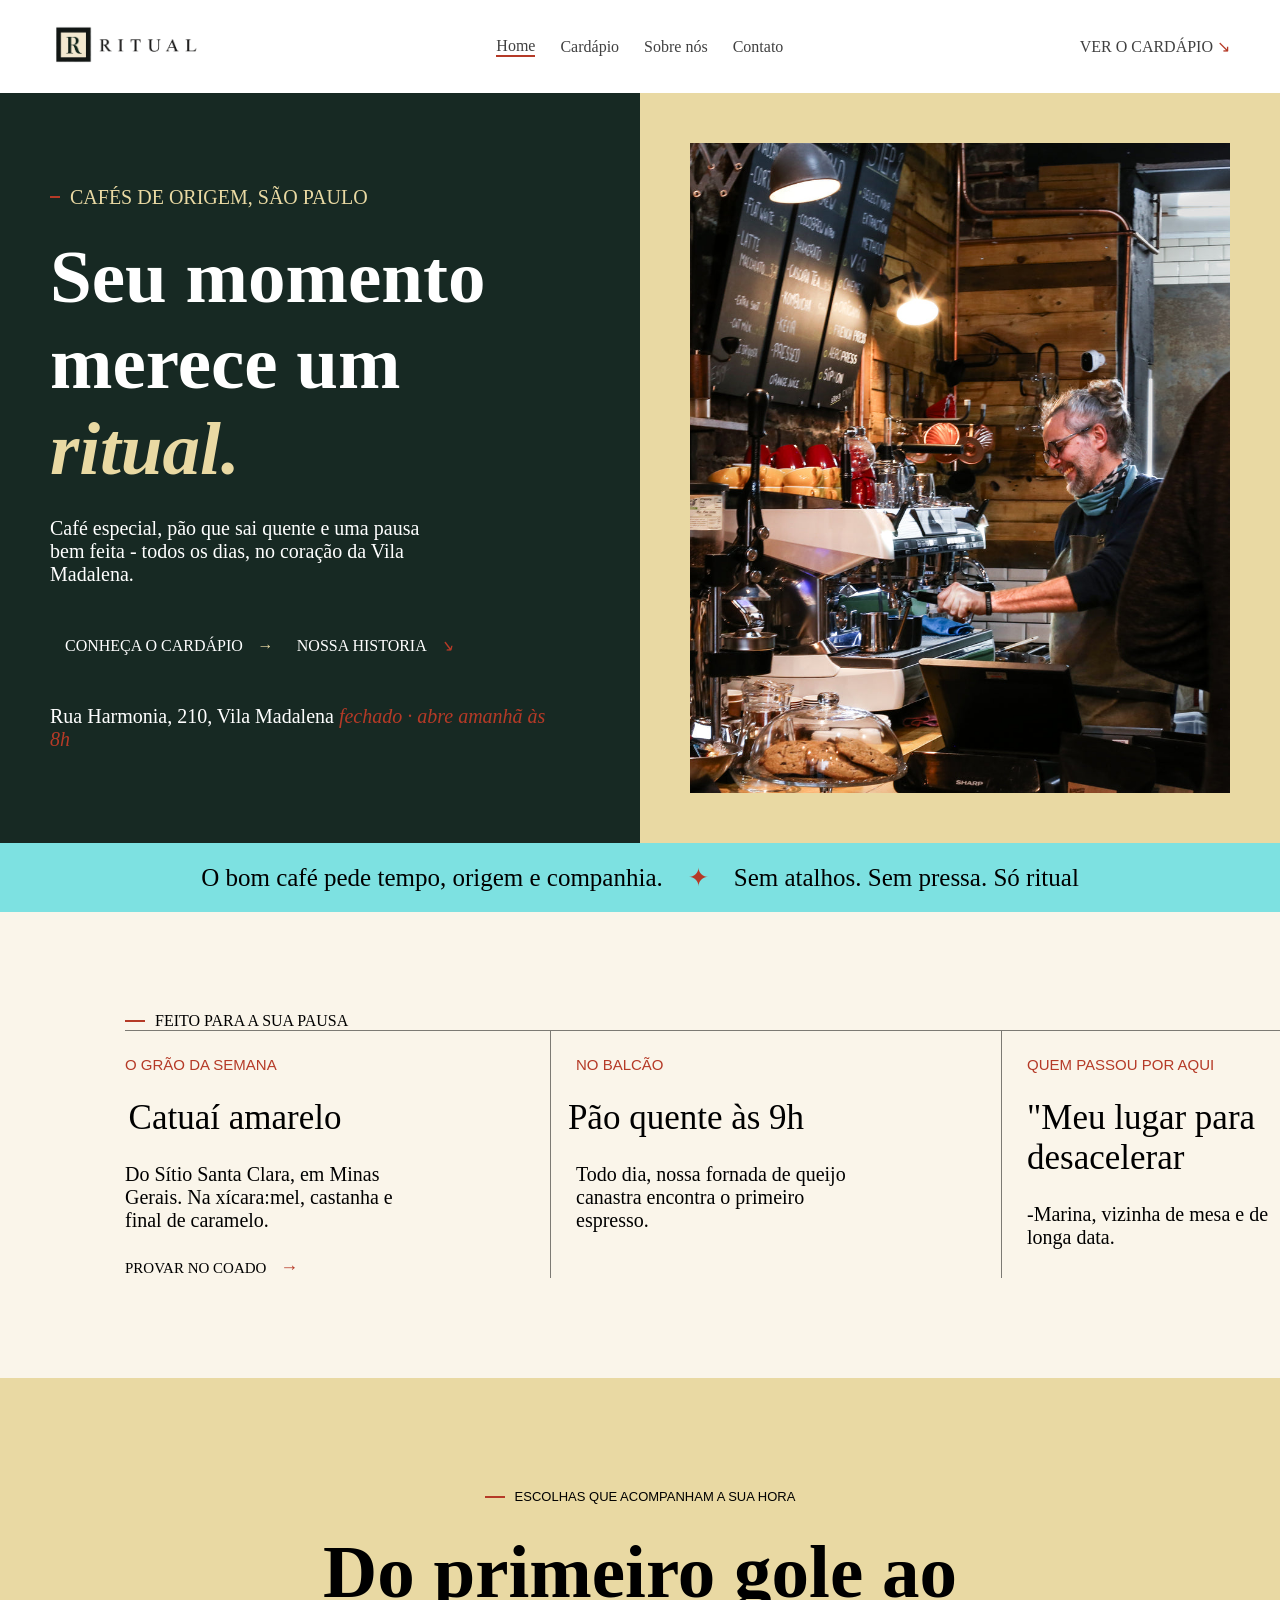
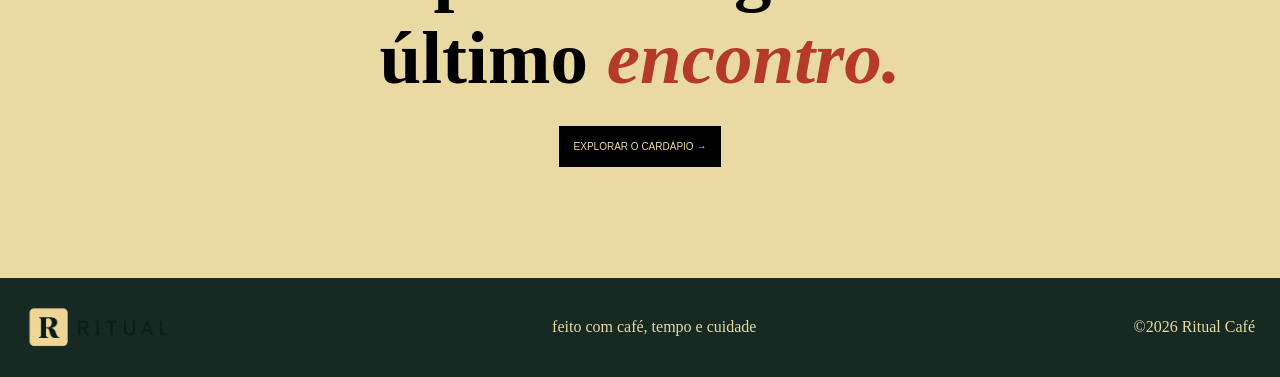
<file: index.html>
<!DOCTYPE html>
<html lang="pt-br">

<head>
    <meta charset="UTF-8">
    <meta name="viewport" content="width=device-width, initial-scale=1.0">
    <link rel="stylesheet" href="style.css">
    <title>Home</title>
</head>

<body>
    <header>
        <img src="images/logo header.png" alt="Logo">

        <nav>
            <a href="" class="select">Home</a>
            <a href="cardapio.html">Cardápio</a>
            <a href="sobre.html">Sobre nós</a>
            <a href="Contato.html">Contato</a>
        </nav>

        <a href="">VER O CARDÁPIO <span>↘</span></a>
    </header>

    <main>
        <div class="htext">
            <div>
                <div class="traco"></div>
                <p> CAFÉS DE ORIGEM, SÃO PAULO</p>
            </div>

            <h1>Seu momento merece um <span>ritual.</span></h1>

            <p>Café especial, pão que sai quente e uma pausa bem feita - todos os dias, no coração da Vila Madalena.</p>

            <p class="ch">CONHEÇA O CARDÁPIO <span>→</span> NOSSA HISTORIA <span class="dgb">↘</span></p>

            <p class="rua">Rua Harmonia, 210, Vila Madalena <span>fechado · abre amanhã às 8h</span></p>
        </div>

        <div class="himg">
            <div class="img"></div>
        </div>
    </main>

    <section class="azul">
        <p>O bom café pede tempo, origem e companhia.</p>
        <span>&#10022;</span>
        <p>Sem atalhos. Sem pressa. Só ritual</p>
    </section>

    <section class="pausa">
        <div class="descp">
            <p>
            <div class="traco"></div>FEITO PARA A SUA PAUSA</p>
        </div>

        <section class="partes">
            <div class="parte p1">
                <p class="desq">O GRÃO DA SEMANA</p>
                <h2>Catuaí amarelo</h2>
                <p>Do Sítio Santa Clara, em Minas Gerais. Na xícara:mel, castanha e final de caramelo.</p>

                <p class="prova">PROVAR NO COADO <span>→</span></p>
            </div>

            <div class="parte">
                <p class="desq">NO BALCÃO</p>
                <h2>Pão quente às 9h</h2>
                <p>Todo dia, nossa fornada de queijo canastra encontra o primeiro espresso.</p>
            </div>

            <div class="parte p3">
                <p class="desq">QUEM PASSOU POR AQUI</p>
                <h2 class="tx3">"Meu lugar para desacelerar</h2>
                <p>-Marina, vizinha de mesa e de longa data.</p>
            </div>
        </section>
    </section>

    <section class="gole">
        <div>
            <p>
            <div class="traco"></div>ESCOLHAS QUE ACOMPANHAM A SUA HORA</p>
        </div>
        <h2>Do primeiro gole ao último <span>encontro.</span></h2>

        <button>EXPLORAR O CARDÁPIO →</button>
    </section>

    <footer>
        <img src="images/logo footer.png" alt="">

        <p>feito com café, tempo e cuidade</p>

        <p>©2026 Ritual Café</p>
    </footer>
</body>

</html>
</file>
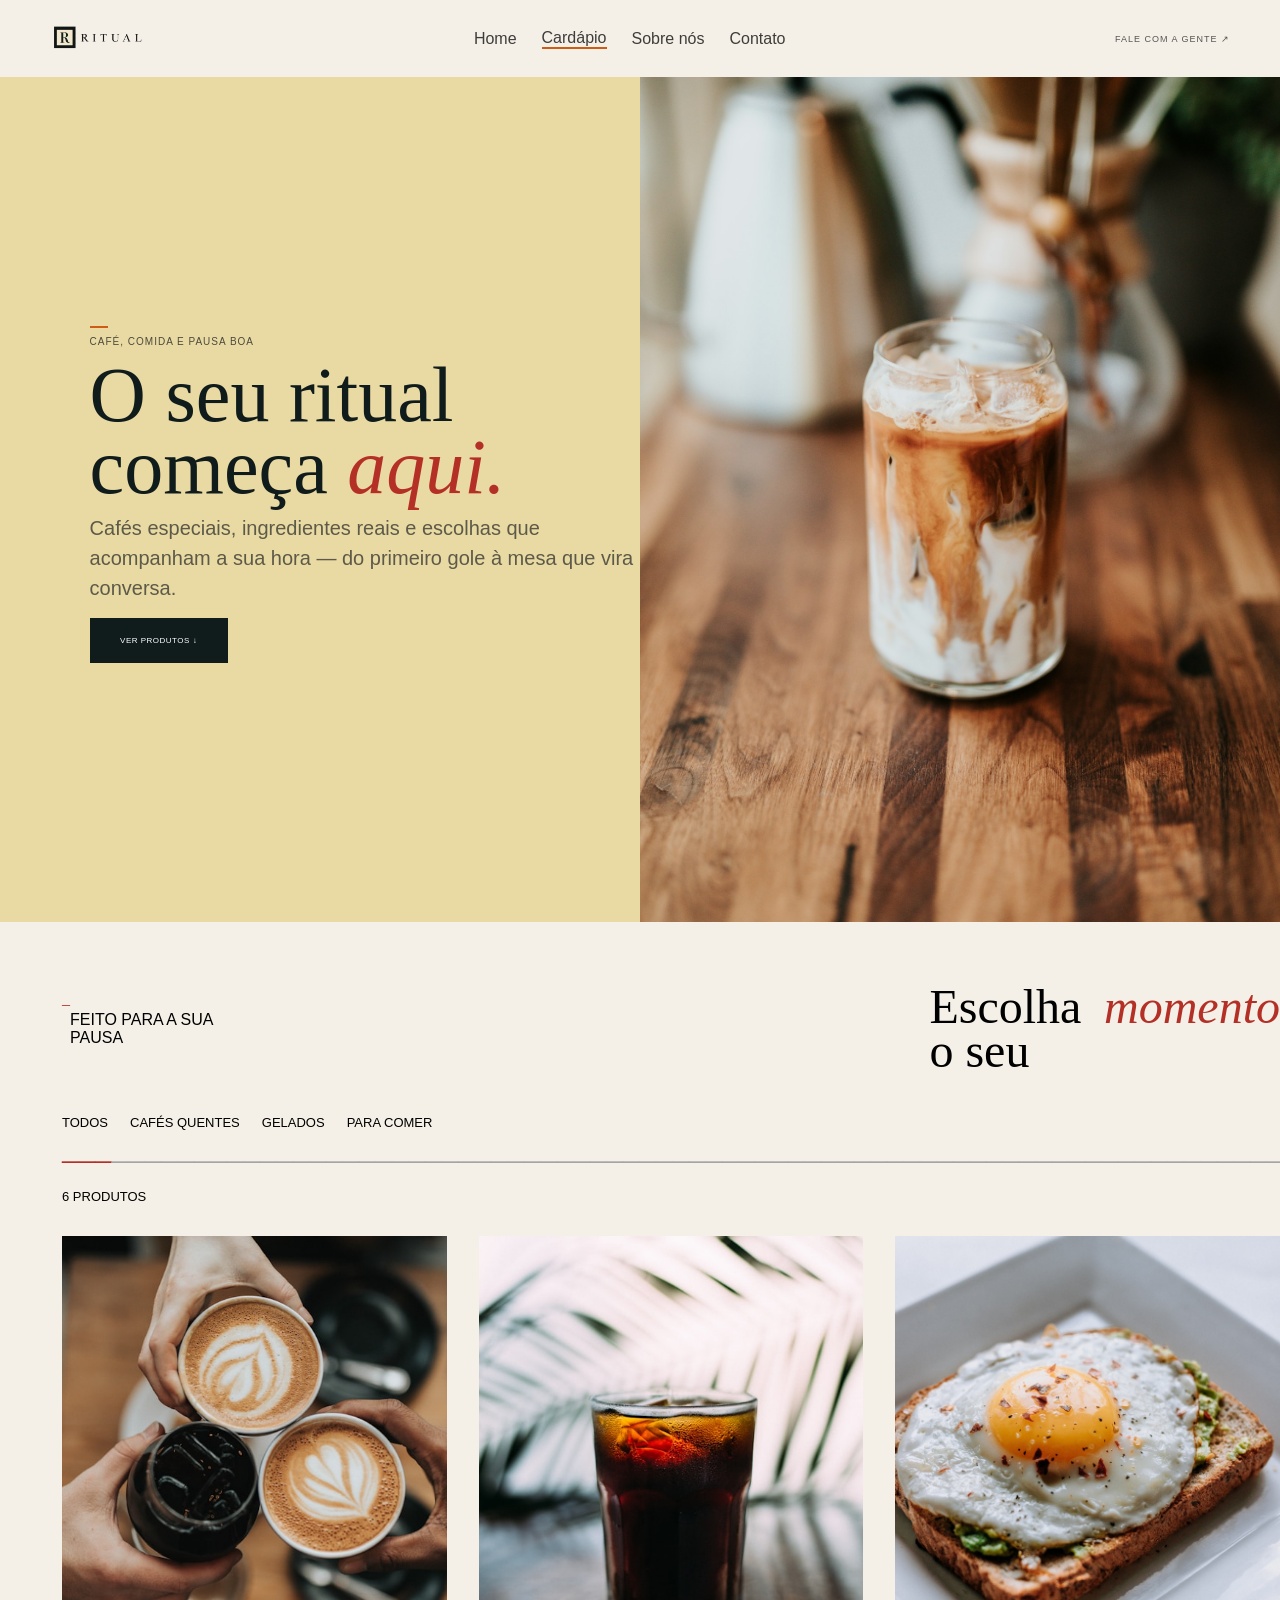
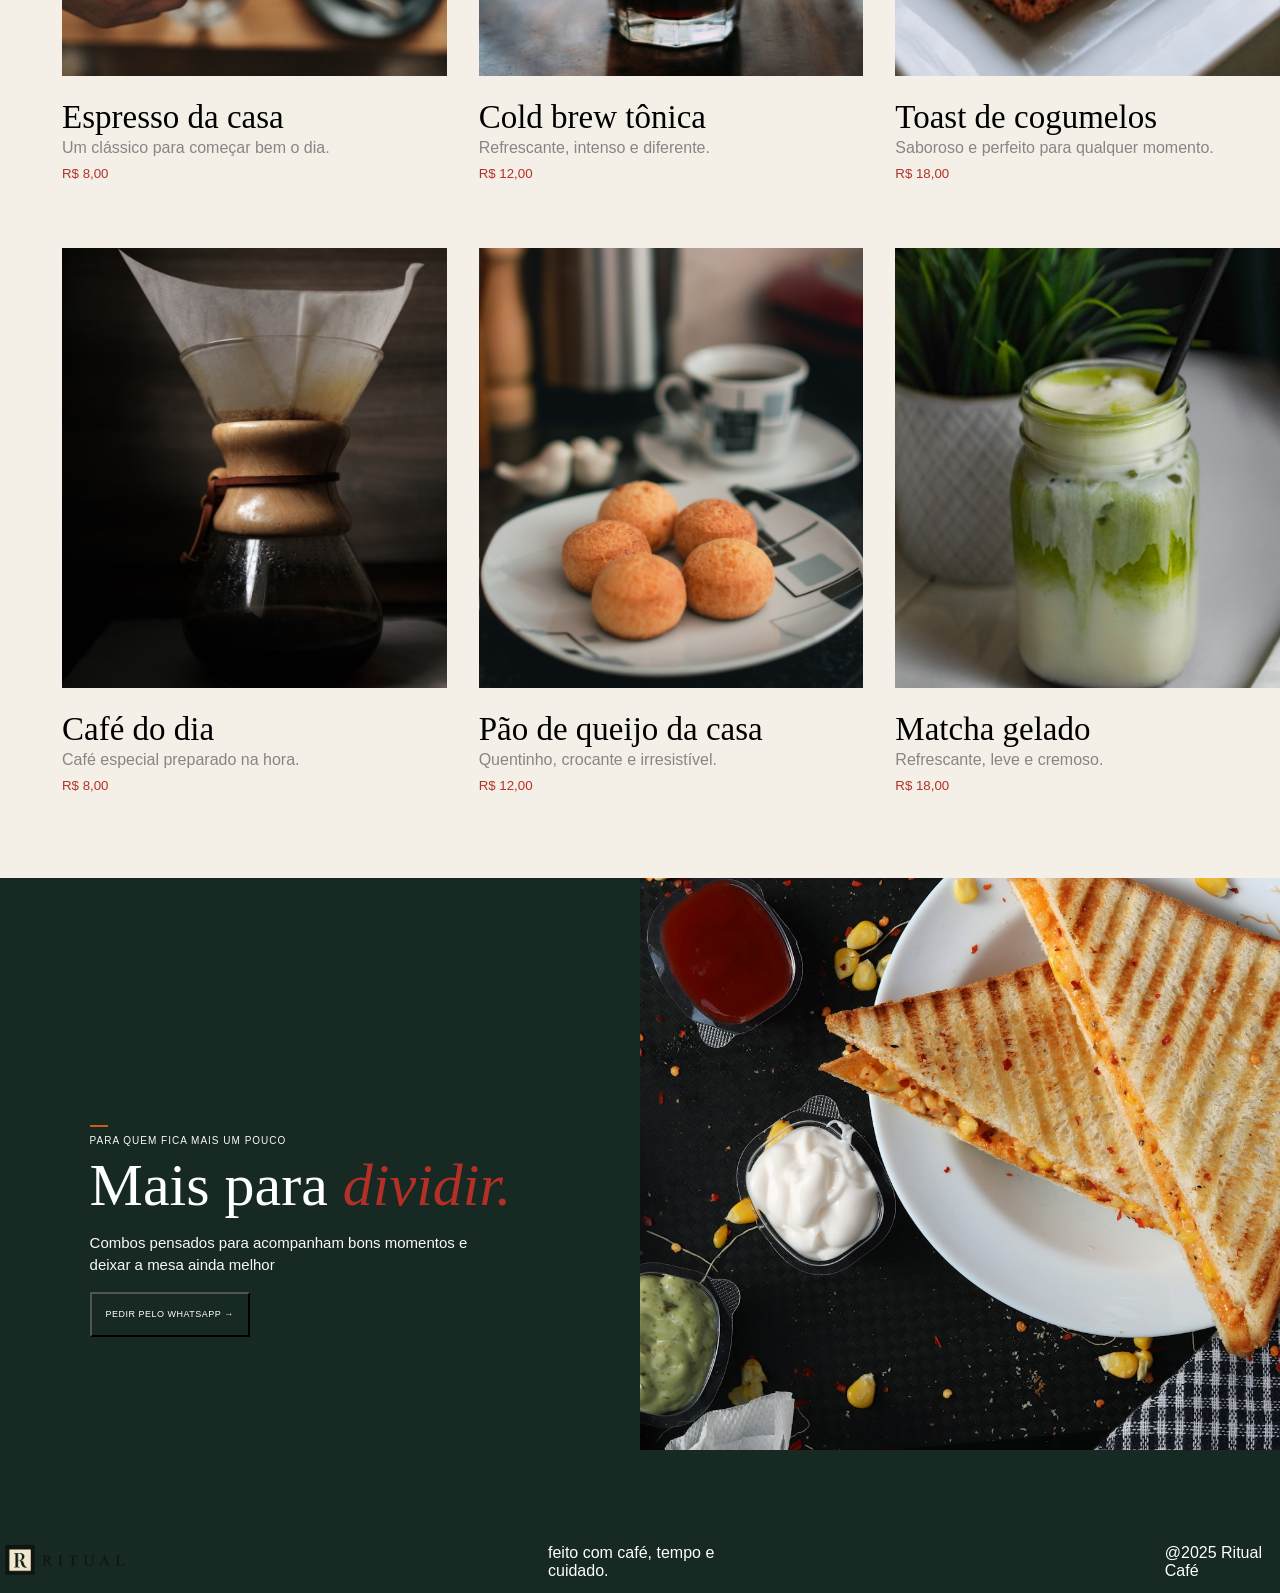
<file: cardapio.html>
<!DOCTYPE html>
<html lang="pt-br">

<head>
    <meta charset="UTF-8">
    <meta name="viewport" content="width=device-width, initial-scale=1.0">

    <title>Cardápio</title>

    <link rel="stylesheet" href="cardapio.css">
</head>

<body>

    <header>

        <img src="images/logo header.png" alt="Logo">

        <nav>
            <a href="index.html">Home</a>
            <a href="#" class="select" >Cardápio</a>
            <a href="sobre.html">Sobre nós</a>
            <a href="Contato.html">Contato</a>
        </nav>

        <a href="" class="fale">FALE COM A GENTE ↗</a>
    </header>


    <section class="hero">

        <div class="texto">

            <div class="linha"></div>

            <p class="subtitulo">
                CAFÉ, COMIDA E PAUSA BOA
            </p>

            <h1>
                O seu ritual<br>
                começa <span>aqui.</span>
            </h1>

            <p class="descricao">
                Cafés especiais, ingredientes reais e escolhas que<br>
                acompanham a sua hora — do primeiro gole à mesa que vira<br>
                conversa.
            </p>

            <button>
                VER PRODUTOS ↓
            </button>

        </div>

        <div class="imagem">
            <img src="images/product-cold-brew-hero.jpg" alt="Café gelado">
        </div>

    </section>
    
    <div class="abertura">

            <p class="barra">_</p>
            <div class="abrt">
            <p>FEITO PARA A SUA PAUSA</p>

            <H1 class="escolha">Escolha o seu  <span> momento</span></H1>
            </div>

    </div>
    
    <div class="opcoes">
      <p>TODOS</p>
      <p>CAFÉS QUENTES</p>
      <p>GELADOS</p>
      <p>PARA COMER</p>
    </div>

    <div class="barrinha">
        <p><span>___</span>_________________________________________________________________________________</p>
    </div>

    <div class="six">
        <p>6 PRODUTOS</p>
    </div>
    

<div class="cards">
        <div class="te">
        <h4>Espresso da casa</h4>
        <p>Um clássico para começar bem o dia.</p>
        <h5>R$ 8,00</h5>
    </div>

    <div class="tr">
        <h4>Cold brew tônica</h4>
        <p>Refrescante, intenso e diferente.</p>
        <h5>R$ 12,00</h5>
    </div>

    <div class="tb">
        <h4>Toast de cogumelos</h4>
        <p>Saboroso e perfeito para qualquer momento.</p>
        <h5>R$ 18,00</h5>
    </div>

</div>


<div class="cardes">
    <div class="et">
        <h4>Café do dia</h4>
        <p>Café especial preparado na hora.</p>
        <h5>R$ 8,00</h5>
    </div>

    <div class="rt">
        <h4>Pão de queijo da casa</h4>
        <p>Quentinho, crocante e irresistível.</p>
        <h5>R$ 12,00</h5>
    </div>

    <div class="bt">
        <h4>Matcha gelado</h4>
        <p>Refrescante, leve e cremoso.</p>
        <h5>R$ 18,00</h5>
    </div>

</div>


<div class="caixafinal">

    <div class="textofinal">

        <div class="linhas"></div>

            <p class="subtitulos">
                PARA QUEM FICA MAIS UM POUCO
            </p>

            <h1>
                Mais para <span>dividir.</span>
            </h1>

            <p class="descricaos">
            Combos pensados para acompanham bons momentos e deixar a mesa ainda melhor
            </p>

            <button>
                PEDIR PELO WHATSAPP →
            </button>

        </div>

    <div class="imagemfinal">
        <img src="images/share-table.jpg" alt="Café gelado">
    </div>

</div>
    <div class="fim">
        <img src="images/logo header.png" alt="">
        <p>feito com café, tempo e cuidado.</p>
        <p>@2025 Ritual Café</p>
    </div>
    


</body>

</html>
</file>
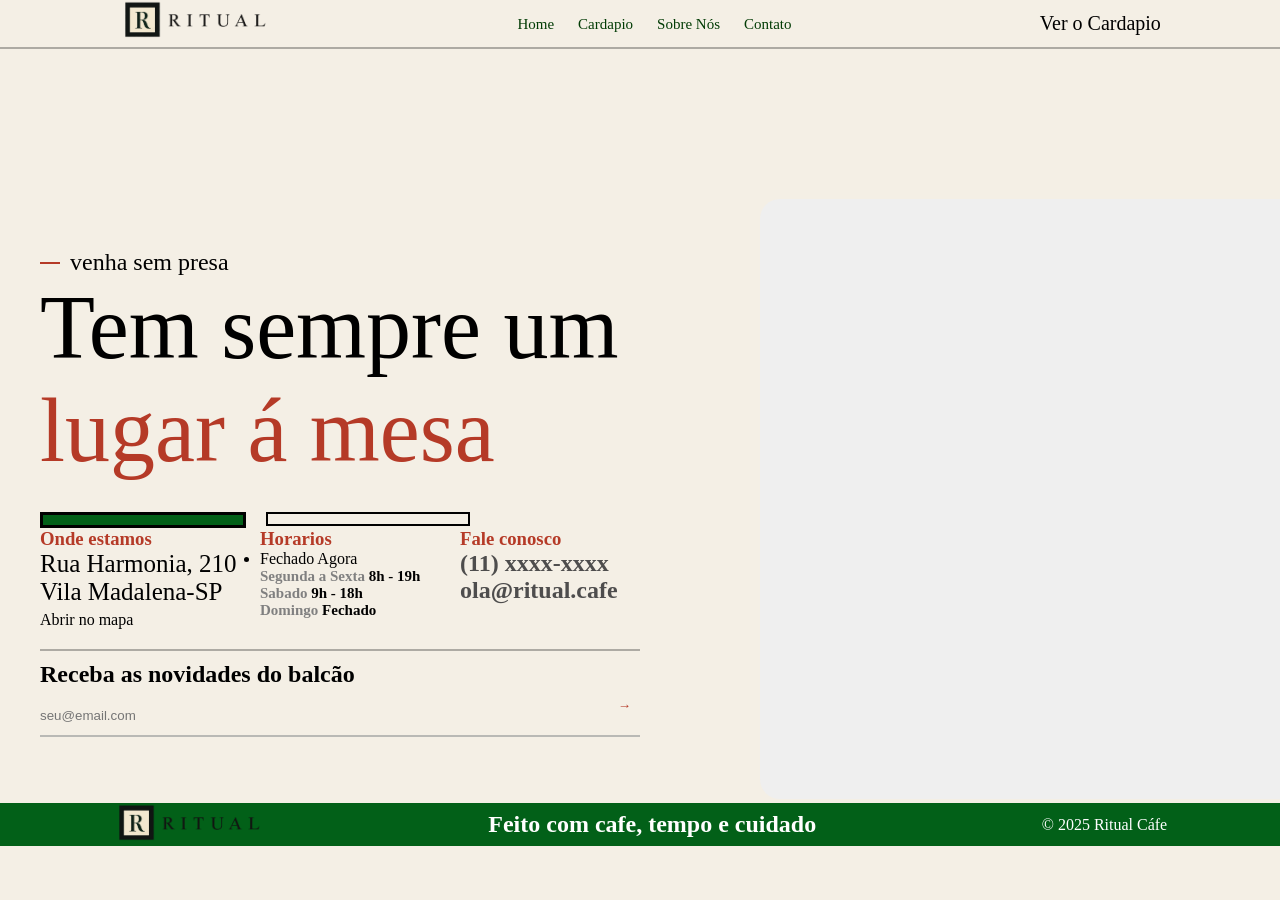
<file: Contato.html>
<!DOCTYPE html>
<html lang="pt-br">
<head>
    <meta charset="UTF-8">
    <meta name="viewport" content="width=device-width, initial-scale=1.0">
    <title>Document</title>
    <link rel="stylesheet" href="Contato.css">
</head>
<body>
    <header>
        <div class="logo">
         <img src="/images/logo header.png" alt="">
        </div>
        <div>
         <a href="index.html">Home</a>
        <a href="cardapio.html">Cardapio</a>
        <a href="sobre.html">Sobre Nós</a>
        <a class="decoracao" href=""> Contato</a>
        </div>
         
        
        <h1>Ver o Cardapio</h1>
    </header>
    <div class="linha">
    </div>
    <div class="informacoes">
        <div class="informacao">
            <div class="vem">
                <div class="vem-linha"></div>
                <h2>venha sem presa</h2>
            </div>
            <div class="escrita">
                <p>Tem sempre um <span>lugar á mesa</span> 
                </p>  
            </div>
            <div class="barras">
                <div class="bara">
                </div>
                <div class="bara1">
                </div>
            </div>
            <div class="funcionamento">
                <div class="onde">
                 <h3>
                Onde estamos
                 </h3>
                 <p>Rua Harmonia, 210 Vila Madalena-SP</p>
                 <h4>Abrir no mapa</h4>
                </div>
                <div class="horario">
                    <h3>Horarios</h3>
                    <ul>
                        <li>Fechado Agora</li>
                    
                    </ul>
                 <h2>Segunda a Sexta <span>8h - 19h</span></h2>
                 <h2>Sabado <span>9h - 18h</span></h2>
                 <h2>Domingo <span>Fechado</span></h2>
                </div>
                <div class="fale-conosco">
                    <h3>Fale conosco</h3>
                 <h2>(11) xxxx-xxxx</h2>
                 <h2>ola@ritual.cafe </h2>
                </div>
            </div>
            <div class="balcao">
                <div class="linha"></div>
                <h2>Receba as novidades do balcão</h2> 
                <div class="email"> <input type="email" placeholder="seu@email.com"> <button>→</button> </div>
            </div> 
        </div>
        <div class="mapa">
            
            <iframe src="https://www.google.com/maps/embed?pb=!1m18!1m12!1m3!1d3657.346348519988!2d-46.687315299999995!3d-23.556001199999997!2m3!1f0!2f0!3f0!3m2!1i1024!2i768!4f13.1!3m3!1m2!1s0x94ce579775d9c1a9%3A0x7f798ec08ec0acab!2sRua%20Harmonia%2C%20210%20-%20Sumarezinho%2C%20S%C3%A3o%20Paulo%20-%20SP%2C%2005435-000!5e0!3m2!1spt-BR!2sbr!4v1786971922925!5m2!1spt-BR!2sbr" width="600" height="450" style="border:0;" allowfullscreen="" loading="lazy" referrerpolicy="strict-origin-when-cross-origin">

            </iframe>
            

        </div>
</div>
<footer class="rodape">
        <img src="/images/logo header.png" alt="">
    <div>
        <h2>Feito com cafe, tempo e cuidado</h2>
    </div>
    <p>© 2025 Ritual Cáfe</p>
</footer>
</body>
</html>
</file>
<file: style.css>
* {
    margin: 0;
    padding: 0;
    box-sizing: border-box;
}

header {
    width: 100%;
    display: flex;
    align-items: center;
    justify-content: space-between;
    padding: 25px 50px;

    img {
        width: 150px;
    }

    nav {
        display: flex;
        align-items: center;
        justify-content: center;
        gap: 25px;

        a {
            text-decoration: none;
            color: rgba(0, 0, 0, 0.75);
            transition: 1s all;

            &:hover {
                transition: 1s all;
                border-bottom: 2px solid #B53A27;
            }
        }

        .select {
            border-bottom: 2px solid #B53A27;
        }
    }

    a {
        text-decoration: none;
        color: rgba(0, 0, 0, 0.75);

        span {
            color: #B53A27;
        }
    }
}

main {
    display: flex;
    width: 100%;
}

.htext {
    background-color: #172923;
    display: flex;
    flex-direction: column;
    justify-content: center;
    padding: 50px;
    color: white;
    width: 50%;

    div {
        display: flex;
        align-items: center;
        gap: 10px;

        p {
            color: #E9D9A3;
        }
    }

    .traco {
        height: 2px;
        background-color: #B53A27;
        width: 10px;
    }

    h1 {
        font-size: 75px;
        font-weight: 700;
        color: white;
        width: 540px;
    }

    span {
        font-style: italic;
        color: #E9D9A3;
    }

    p {
        font-size: 20px;
        font-weight: 100;
        width: 400px;
        padding: 25px 25px 25px 0px;
    }

    .ch {
        width: 100%;
        margin-left: 15px;
        font-size: 16px;

        span {
            margin: 0px 20px 0px 10px;
        }

        .dgb {
            color: #B53A27;
        }
    }

    .rua {
        width: 100%;

        span {
            color: #B53A27;
        }
    }
}

.himg {
    background-color: #E9D9A3;
    padding: 50px;
    display: flex;
    align-items: center;
    justify-content: center;
    width: 50%;

    .img {
        background-image: url(images/hero-barista.jpg);
        background-position: center;
        background-size: cover;
        width: 650px;
        height: 650px;
    }
}

.azul {
    width: 100%;
    display: flex;
    align-items: center;
    justify-content: center;
    gap: 25px;
    padding: 20px;
    background-color: rgb(125, 225, 225);
    font-size: 25px;
    font-weight: 500;

    span {
        color: #B53A27;
    }
}

.pausa {
    width: 100%;
    display: flex;
    justify-content: center;
    padding: 100px;
    flex-direction: column;
    background-color: rgb(250, 245, 234);

    div {
        display: flex;
        align-items: center;
        gap: 10px;
        margin-left: 15px;
    }

    .traco {
        height: 2px;
        background-color: #B53A27;
        width: 20px;
    }

    .partes {
        display: flex;
        margin-left: 25px;
    }

    .parte {
        display: flex;
        flex-direction: column;
        padding-top: 25px;
        padding-left: 25px;
        border-top: 1px solid rgba(0, 0, 0, 0.5);
        border-right: 1px solid rgba(0, 0, 0, 0.5);
        padding-right: 150px;
        margin-left: 0px;
        gap: 25px;

        .desq {
            color: #B53A27;
            font-family: Verdana, Geneva, Tahoma, sans-serif;
            font-size: 15px;
        }

        h2 {
            font-weight: 500;
            font-size: 35px;
            margin-left: -55px;
        }

        .tx3 {
            margin-left: 0px;
        }

        p {
            width: 275px;
            font-size: 20px;
            font-weight: 500;

            span {
                font-size: 18px;
                color: #B53A27;
                margin-left: 10px;
            }
        }

        .prova {
            font-size: 15px;
            width: 200px;
            margin-right: 75px;
            cursor: pointer;
        }
    }

    .p1 {
        padding-left: 0px;
    }

    .p3 {
        border-right: none;
    }

    .descp {
        margin-left: 0px;
    }
}

.gole {
    width: 100%;
    background-color: #E9D9A3;
    padding: 50px;
    display: flex;
    flex-direction: column;
    align-items: center;
    justify-content: center;
    gap: 25px;
    height: 500px;

    div {
        display: flex;
        align-items: center;
        gap: 10px;
        font-family: Verdana, Geneva, Tahoma, sans-serif;
        font-size: 13px;
    }

    .traco {
        height: 2px;
        background-color: #B53A27;
        width: 20px;
    }

    h2 {
        font-size: 75px;
        width: 840px;
        text-align: center;

        span {
            color: #B53A27;
            font-style: italic;
        }
    }

    button {
        padding: 15px;
        font-size: 10px;
        border: none;
        background-color: black;
        color: #E9D9A3;
        cursor: pointer;
        transition: 1s all;

        &:hover {
            transition: 1s all;
            transform: scale(1.2);
        }
    }
}

footer {
    display: flex;
    align-items: center;
    justify-content: space-between;
    background-color: #172923;
    color: #E9D9A3;
    padding: 25px;

    img {
        width: 150px;
    }
}
</file>
<file: cardapio.css>
* {
    margin: 0;
    padding: 0;
    box-sizing: border-box;
}

body {
    width: 100%;
    min-height: 100vh;
    background-color: #f4f0e7;
}

* {
    margin: 0;
    padding: 0;
    box-sizing: border-box;
}

header {
    width: 100%;
    display: flex;
    align-items: center;
    justify-content: space-between;
    padding: 25px 50px;

    img{
        display: flex;
        width: 8%;
    }

    nav {
        display: flex;
        align-items: center;
        justify-content: center;
        gap: 25px;

        a {
            text-decoration: none;
            color: rgba(0, 0, 0, 0.75);
            font-family:'Gill Sans', 'Gill Sans MT', Calibri, 'Trebuchet MS', sans-serif;
        }

        .select {
            border-bottom: 2px solid rgb(205, 92, 21);
        }
    }

    a {
        text-decoration: none;
        color: rgba(0, 0, 0, 0.75);
    }
}


.fale {
    text-decoration: none;

    color: rgba(0, 0, 0, 0.65);

    font-family: Arial, sans-serif;
    font-size: 9px;

    letter-spacing: 1px;
}



.hero {
    width: 100%;
    height: calc(100vh - 55px);

    display: flex;

    overflow: hidden;
}



.texto {
    width: 50%;
    height: 100%;

    display: flex;
    flex-direction: column;
    justify-content: center;

    padding-left: 7%;
    padding-bottom: 10px;

    background-color: #E9D9A3;
}



.linha {
    width: 18px;
    height: 2px;

    background-color: rgb(205, 92, 21);

    margin-bottom: 8px;
}



.subtitulo {
    margin-bottom: 12px;

    font-family: Arial, sans-serif;

    font-size: 10px;
    letter-spacing: 1px;

    color: #4c4b3d;
}


.texto h1 {
    margin-bottom: 10px;

    font-family: Georgia, "Times New Roman", serif;

    font-size: clamp(78px, 4vw, 48px);

    line-height: 0.92;

    font-weight: 500;

    color: #101c1c;
}

.texto h1 span {
    color: rgb(180, 48, 39);

    font-style: italic;
}


.descricao {
    margin-bottom: 15px;

    font-family: Arial, sans-serif;

    font-size: 20px;
    line-height: 1.5;

    color: #5c5a48;
}



.texto button {
    width: 138px;
    height: 45px;

    display: flex;
    align-items: center;
    justify-content: center;

    border: none;

    background-color: #101c1c;

    color: white;

    font-family: Arial, sans-serif;

    font-size: 8px;
    letter-spacing: 0.5px;

    cursor: pointer;
}

.texto button:hover {
    background-color: #263434;
}


.imagem {
    width: 50%;
    height: 100%;

    overflow: hidden;
}

.imagem img {
    width: 100%;
    height: 100%;

    display: block;

    object-fit: cover;
    object-position: center;
}


.abertura{
    display: flex;
    margin-top: 63px;
    margin-left: 62px;
    
.barra{
    display: flex;
    margin-top: 5px;
    color: rgb(180, 48, 39);
}

.abrt{
    display: flex;
    justify-content: center;
    align-items: center;
    gap: 700px;
    font-family:'Gill Sans', 'Gill Sans MT', Calibri, 'Trebuchet MS', sans-serif;
}

H1{
    display: flex;

    font-family: Georgia, "Times New Roman", serif;
    font-size: clamp(38px, 4vw, 48px);

    line-height: 0.92;

    font-weight: 520;
}

span{
    color: rgb(180, 48, 39);

    font-style: italic;
}

}

.opcoes{
    display: flex;
    font-size: 13px;
    gap: 22px;
    margin-top: 42px;
    margin-left: 62px;
    font-family:'Gill Sans', 'Gill Sans MT', Calibri, 'Trebuchet MS', sans-serif;
}


.barrinha{
    display: flex;
    margin-left: 62px;
    font-size: 33px;
    color: #a4a4a4;

    span{
     color: rgb(180, 48, 39);
    }
}

.six{
    display: flex;
    margin-left: 62px;
    font-family:'Gill Sans', 'Gill Sans MT', Calibri, 'Trebuchet MS', sans-serif;
    margin-top: 22px;
    font-size: 13px;
}

.cards{
    display: flex;
    gap: 32px;
    margin-left: 62px;
    margin-top: 32px;
    
    .te{
        height: 440px;
        width: 440px;
        background-image: url(images/product-espresso.jpg);
        background-size: cover;
        background-position: center;

        h4{
            display: flex;
            font-size: 33px;
            margin-top: 463px;
            font-weight: 540;
        }

        h5{
            display: flex;
            margin-top: 9px;
            font-family: 'Gill Sans', 'Gill Sans MT', Calibri, 'Trebuchet MS', sans-serif;
            color: rgb(180, 48, 39);
            font-weight: 300;
        }

        p{
            display: flex;
            font-family: 'Gill Sans', 'Gill Sans MT', Calibri, 'Trebuchet MS', sans-serif;
            margin-top: 3px;
            color: #868686;
        }
    }

    .tr{
        height: 440px;
        width: 440px;
        background-image: url(images/product-cold-brew-tonica.jpg);
        background-size: cover;
        background-position: center;

        h4{
            display: flex;
            font-size: 33px;
            margin-top: 463px;
            font-weight: 540;
        }

        h5{
            display: flex;
            margin-top: 9px;
            font-family: 'Gill Sans', 'Gill Sans MT', Calibri, 'Trebuchet MS', sans-serif;
            color: rgb(180, 48, 39);
            font-weight: 300;
        }

        p{
            display: flex;
            font-family: 'Gill Sans', 'Gill Sans MT', Calibri, 'Trebuchet MS', sans-serif;
            margin-top: 3px;
            color: #868686;
        }
    }

    .tb{
        height: 440px;
        width: 440px;
        background-image: url(images/product-toast-cogumelos.jpg);
        background-size: cover;
        background-position: center;

        h4{
            display: flex;
            font-size: 33px;
            margin-top: 463px;
            font-weight: 540;
        }

        h5{
            display: flex;
            margin-top: 9px;
            font-family: 'Gill Sans', 'Gill Sans MT', Calibri, 'Trebuchet MS', sans-serif;
            color: rgb(180, 48, 39);
            font-weight: 300;
        }

        p{
            display: flex;
            font-family: 'Gill Sans', 'Gill Sans MT', Calibri, 'Trebuchet MS', sans-serif;
            margin-top: 3px;
            color: #868686;
        }
    }
    img{
     width: 500px;
     height: 500px;

    display: flex;
}
    
}

.cardes{
    display: flex;
    gap: 32px;
    margin-left: 62px;
    margin-top: 172px;
    
    .et{
        height: 440px;
        width: 440px;
        background-image: url(images/product-coado.jpg);
        background-size: cover;
        background-position: center;

        h4{
            display: flex;
            font-size: 33px;
            margin-top: 463px;
            font-weight: 540;
        }

        h5{
            display: flex;
            margin-top: 9px;
            font-family: 'Gill Sans', 'Gill Sans MT', Calibri, 'Trebuchet MS', sans-serif;
            color: rgb(180, 48, 39);
            font-weight: 300;
        }

        p{
            display: flex;
            font-family: 'Gill Sans', 'Gill Sans MT', Calibri, 'Trebuchet MS', sans-serif;
            margin-top: 3px;
            color: #868686;
            
        }
    }

    .rt{
        height: 440px;
        width: 440px;
        background-image: url(images/product-pao-de-queijo.jpg);
        background-size: cover;
        background-position: center;

        h4{
            display: flex;
            font-size: 33px;
            margin-top: 463px;
            font-weight: 540;
        }

        h5{
            display: flex;
            margin-top: 9px;
            font-family: 'Gill Sans', 'Gill Sans MT', Calibri, 'Trebuchet MS', sans-serif;
            color: rgb(180, 48, 39);
            font-weight: 300;
        }

        p{
            display: flex;
            font-family: 'Gill Sans', 'Gill Sans MT', Calibri, 'Trebuchet MS', sans-serif;
            margin-top: 3px;
            color: #868686;
        }
    }

    .bt{
        height: 440px;
        width: 440px;
        background-image: url(images/product-matcha.jpg);
        background-size: cover;
        background-position: center;

        h4{
            display: flex;
            font-size: 33px;
            margin-top: 463px;
            font-weight: 540;
        }

        h5{
            display: flex;
            margin-top: 9px;
            font-family: 'Gill Sans', 'Gill Sans MT', Calibri, 'Trebuchet MS', sans-serif;
            color: rgb(180, 48, 39);
            font-weight: 300;
        }

        p{
            display: flex;
            font-family: 'Gill Sans', 'Gill Sans MT', Calibri, 'Trebuchet MS', sans-serif;
            margin-top: 3px;
            color: #868686;
        }
    }





    img{
     width: 500px;
     height: 500px;

    display: flex;
}
    
}

.caixafinal {
    width: 100%;
    height: calc(80vh - 5px);
    margin-top: 190px;
    display: flex;

    overflow: hidden;
}



.textofinal{
    width: 50%;
    height: 100%;

    display: flex;
    flex-direction: column;
    justify-content: center;

    padding-left: 7%;
    padding-bottom: 10px;

    background-color: #162923 ;
}



.linhas {
    width: 18px;
    height: 2px;

    background-color: rgb(205, 92, 21);

    margin-bottom: 8px;
}



.subtitulos {
    margin-bottom: 12px;

    font-family: Arial, sans-serif;

    font-size: 10px;
    letter-spacing: 1px;

    color: #f8f8f8;
}


.textofinal h1 {
    margin-bottom: 10px;

    font-family: Georgia, "Times New Roman", serif;

    font-size: clamp(60px, 4vw, 48px);

    line-height: 0.92;

    font-weight: 500;

    color: #feffff;
}

.textofinal h1 span {
    color: rgb(180, 48, 39);

    font-style: italic;
}


.descricaos {
    margin-bottom: 15px;
    width: 400px;
    font-family: Arial, sans-serif;

    margin-top: 8px;
    font-size: 15px;
    line-height: 1.5;

    color: #fafaf9;
}



.textofinal button {
    width: 160px;
    height: 45px;

    display: flex;
    align-items: center;
    justify-content: center;

    border: 1px solid color(#ffffff );
    background-color: #162923;
    color: white;

    font-family: Arial, sans-serif;

    font-size: 9px;
    letter-spacing: 0.5px;

    cursor: pointer;
}

.textofinal button:hover {
    background-color: #263434;
}


.imagemfinal{
    width: 50%;
    height: 100%;
    display: flex;
    background-color: #162923 ;
    overflow: hidden;
}

.imagemfinal img {
    width: 100%;
    height: 80%;

    display: block;

    object-fit: cover;
    object-position: center;
}

.fim{
    display: flex;
    align-items: center;
    justify-content: center;
    gap: 420px;
    margin-top: -50px;
    color: #feffff;
    font-family: 'Gill Sans', 'Gill Sans MT', Calibri, 'Trebuchet MS', sans-serif;
    font-weight: 100;
    img{
        width: 10%;
        color: #fafaf9;
    }

}
</file>
<file: Contato.css>
*{
    margin: 0;
    padding: 0;
    background-color: #F4EFE5;
}

header{
    display: flex;
    justify-content: space-around;
    align-items: center;
    
    img{
        width: 150px;
    }
    h1{
        font-size: 20px;
        font-weight: 500;
    }
    a{
        margin: 10px; 
        color: rgb(2, 60, 5);
        font-size: 15px;
        text-decoration: none;
    }
}
.decoracao{
    &:hover{
        transition: 1s;
        color: #B53A27;
    text-decoration: double;
    }
}
.linha{
    border: rgba(0, 0, 0, 0.292) solid 1px
}
.escrita{
    display: flex;
    width: 580px;
    font-size: 90px;
    span{
        color: #B53A27;
    }
}
.informacao{
    font-family: 'Cormorant Garamond', serif;
    margin-top: 200px;
    width: 600px;
    height: auto;
    margin-left: 40px;
}
.bara{
    display: flex;
    align-items: center;
    width: 200px;
    height: 10px;
    border: solid ;
    background-color: #026018;
}
.bara1{
    display: flex;
    align-items: center;
    width: 200px;
    height: 10px;
    border: solid 2px;
    margin-left: 20px;
}   
.barras{
    display: flex;
    margin-top: 30px;
}
.mapa{
    margin-top: 150px;
    flex: 1;    
}
.caixa-iframe{
    background-color: rgb(37, 128, 207);
    width: 50px;
    
    position: absolute;
    button{
        border: none;
    }
}
.mapa iframe{
    width:600px;
    height:600px;
    margin-left: 120px;
    border:none;
    border-radius:20px;
    filter: grayscale(100%);
    position: relative;
}
.informacoes{
    display: flex;
}
.funcionamento{
    display: flex;
}
.onde{
    p{
        font-size: 25px;
        width: 220px;
    }
    h3{
      color: #B53A27;  
    }
    h4{
        margin-top: 5px;
        font-weight: 200;

    }
  
}
.horario{
    width: 200px;
    h2{
     font-size: 15px ;
     width: 200px;
     color: gray;
    }
    span{
        color: black;
    }
h3{
    color: #B53A27;
}
}
.fale-conosco{
    color: rgb(78, 77, 77);
    h3{
        color: #B53A27;
    }

}
footer{
    display: flex;
    justify-content: space-around;
    align-items: center;
    background-color: #026018;
    img{
        width: 150px;
        background-color: #026018;
    }
    h2{
        background-color: #026018;
        color: rgb(255, 255, 255);
    }
    p{
     background-color: #026018;
        color: white;
    }
}
.rodape{
    background-color: #026018;
}
.email{ 
    display: flex;
    align-items: center;
     border-bottom: 2px solid #b9b9b5;
    padding-bottom: 12px; 
    input{
        border: none;
        margin-top: 20px;

    }
    button{
        border: none;
        color: #B53A27;
        margin-left: 400px;
        width: 50px;
    }
}
.balcao{
    margin-top: 20px;
    h2{
        margin-top: 10px
    }
}
.vem-linha{
    width: 20px;
    height: 2px;
    background-color: #B53A27;
}
.vem{
    display: flex;
    align-items: center;
    h2{
        margin-left: 10px;
        font-weight: 300;
    }
}
</file>
